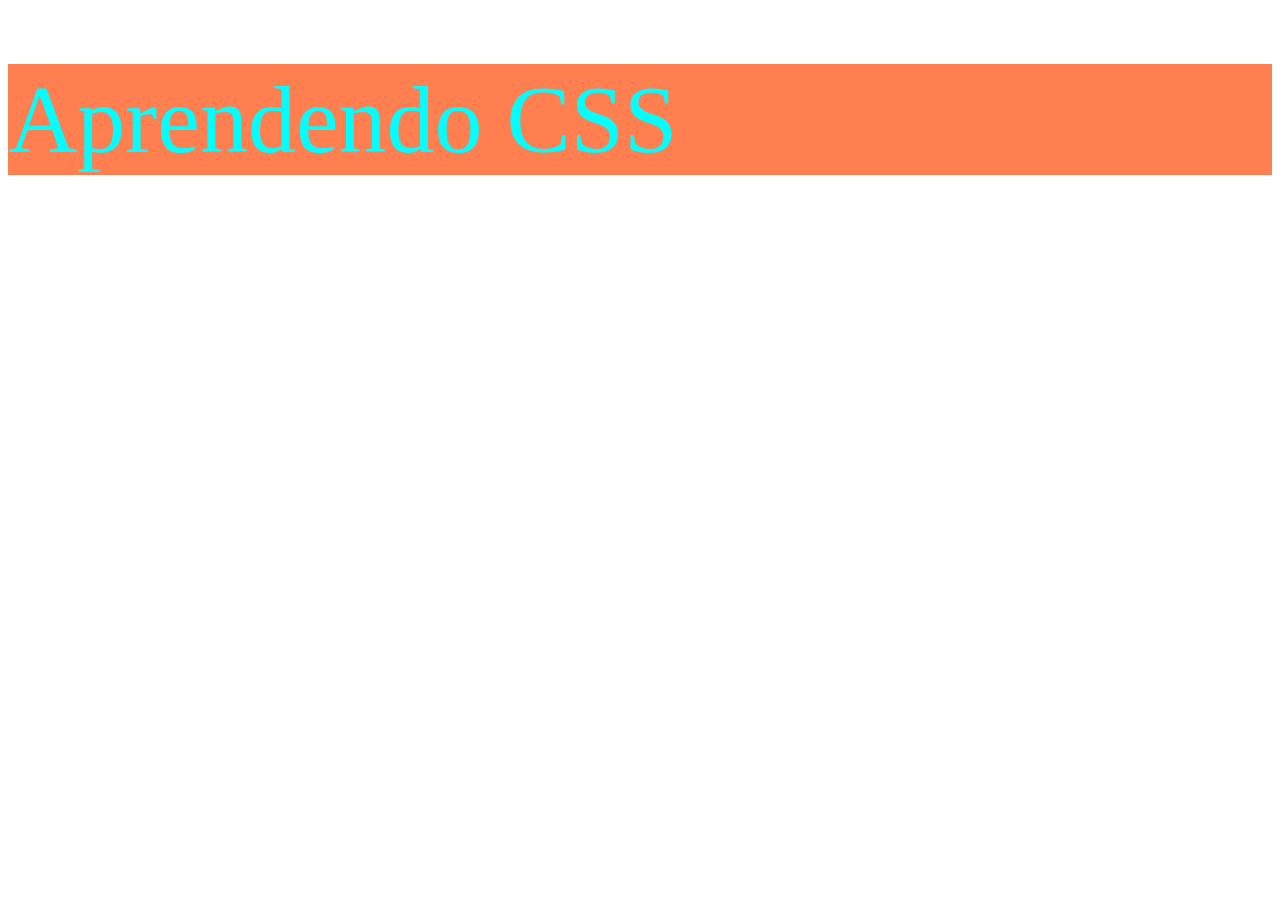
<file: aula01/index.html>
<!DOCTYPE html>
<html lang="pt-br">
<head>
    <meta charset="UTF-8">
    <meta http-equiv="X-UA-Compatible" content="IE=edge">
    <meta name="viewport" content="width=device-width, initial-scale=1.0">
    <title> Aula de CSS</title>
    <link rel="stylesheet" href="style.css">
    <style>
        /* h1 {
            color: aqua;
            background-color: coral;
            font-size: 96px;
            font-weight: 100;
        } */
    </style>
</head>
<body>
    <!-- Estudos CSS -->
    <!-- Inline CSS -->
    <!-- <h1 style="color: lightblue; font-size: 96px;">Aprendendo CSS</h1> -->
    <h1>Aprendendo CSS</h1>
</body>
</html>
</file>
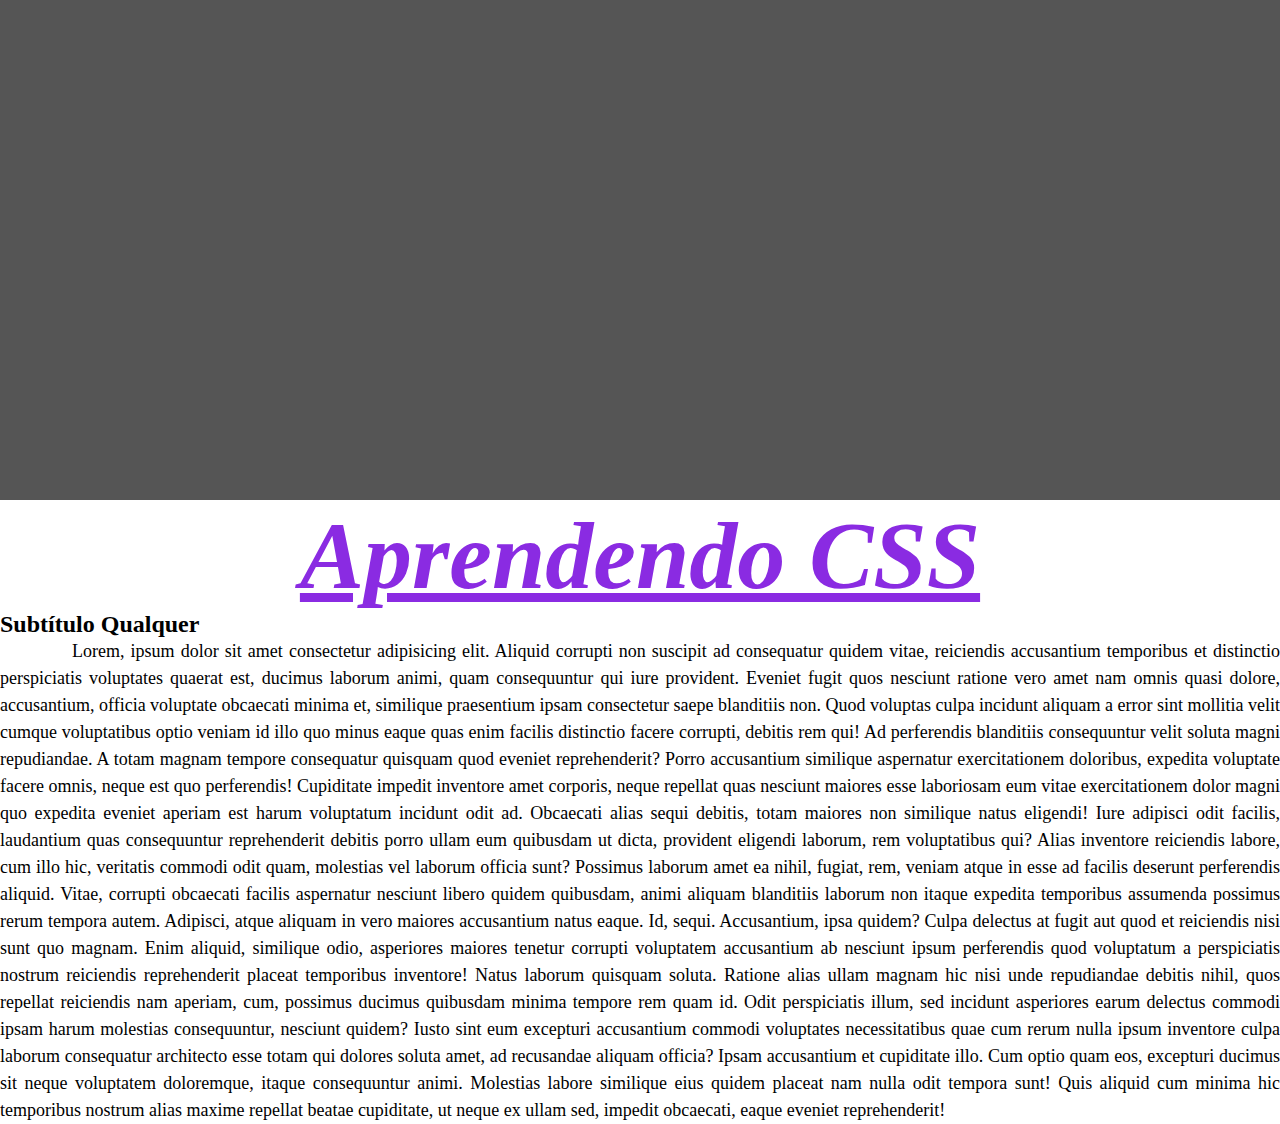
<file: aula02/index.html>
<!DOCTYPE html>
<html lang="pt-br">
<head>
    <meta charset="UTF-8">
    <meta http-equiv="X-UA-Compatible" content="IE=edge">
    <meta name="viewport" content="width=device-width, initial-scale=1.0">
    <title>CSS</title>
    <link rel="stylesheet" href="style.css">
</head>
<body>
    <div class="bg"></div>
    <h1>Aprendendo CSS</h1>
    <h2>Subtítulo Qualquer</h2>

    <p>Lorem, ipsum dolor sit amet consectetur adipisicing elit. Aliquid corrupti non suscipit ad consequatur quidem vitae, reiciendis accusantium temporibus et distinctio perspiciatis voluptates quaerat est, ducimus laborum animi, quam consequuntur qui iure provident. Eveniet fugit quos nesciunt ratione vero amet nam omnis quasi dolore, accusantium, officia voluptate obcaecati minima et, similique praesentium ipsam consectetur saepe blanditiis non. Quod voluptas culpa incidunt aliquam a error sint mollitia velit cumque voluptatibus optio veniam id illo quo minus eaque quas enim facilis distinctio facere corrupti, debitis rem qui! Ad perferendis blanditiis consequuntur velit soluta magni repudiandae. A totam magnam tempore consequatur quisquam quod eveniet reprehenderit? Porro accusantium similique aspernatur exercitationem doloribus, expedita voluptate facere omnis, neque est quo perferendis! Cupiditate impedit inventore amet corporis, neque repellat quas nesciunt maiores esse laboriosam eum vitae exercitationem dolor magni quo expedita eveniet aperiam est harum voluptatum incidunt odit ad. Obcaecati alias sequi debitis, totam maiores non similique natus eligendi! Iure adipisci odit facilis, laudantium quas consequuntur reprehenderit debitis porro ullam eum quibusdam ut dicta, provident eligendi laborum, rem voluptatibus qui? Alias inventore reiciendis labore, cum illo hic, veritatis commodi odit quam, molestias vel laborum officia sunt? Possimus laborum amet ea nihil, fugiat, rem, veniam atque in esse ad facilis deserunt perferendis aliquid. Vitae, corrupti obcaecati facilis aspernatur nesciunt libero quidem quibusdam, animi aliquam blanditiis laborum non itaque expedita temporibus assumenda possimus rerum tempora autem. Adipisci, atque aliquam in vero maiores accusantium natus eaque. Id, sequi. Accusantium, ipsa quidem? Culpa delectus at fugit aut quod et reiciendis nisi sunt quo magnam. Enim aliquid, similique odio, asperiores maiores tenetur corrupti voluptatem accusantium ab nesciunt ipsum perferendis quod voluptatum a perspiciatis nostrum reiciendis reprehenderit placeat temporibus inventore! Natus laborum quisquam soluta. Ratione alias ullam magnam hic nisi unde repudiandae debitis nihil, quos repellat reiciendis nam aperiam, cum, possimus ducimus quibusdam minima tempore rem quam id. Odit perspiciatis illum, sed incidunt asperiores earum delectus commodi ipsam harum molestias consequuntur, nesciunt quidem? Iusto sint eum excepturi accusantium commodi voluptates necessitatibus quae cum rerum nulla ipsum inventore culpa laborum consequatur architecto esse totam qui dolores soluta amet, ad recusandae aliquam officia? Ipsam accusantium et cupiditate illo. Cum optio quam eos, excepturi ducimus sit neque voluptatem doloremque, itaque consequuntur animi. Molestias labore similique eius quidem placeat nam nulla odit tempora sunt! Quis aliquid cum minima hic temporibus nostrum alias maxime repellat beatae cupiditate, ut neque ex ullam sed, impedit obcaecati, eaque eveniet reprehenderit!</p>
</body>
</html>
</file>
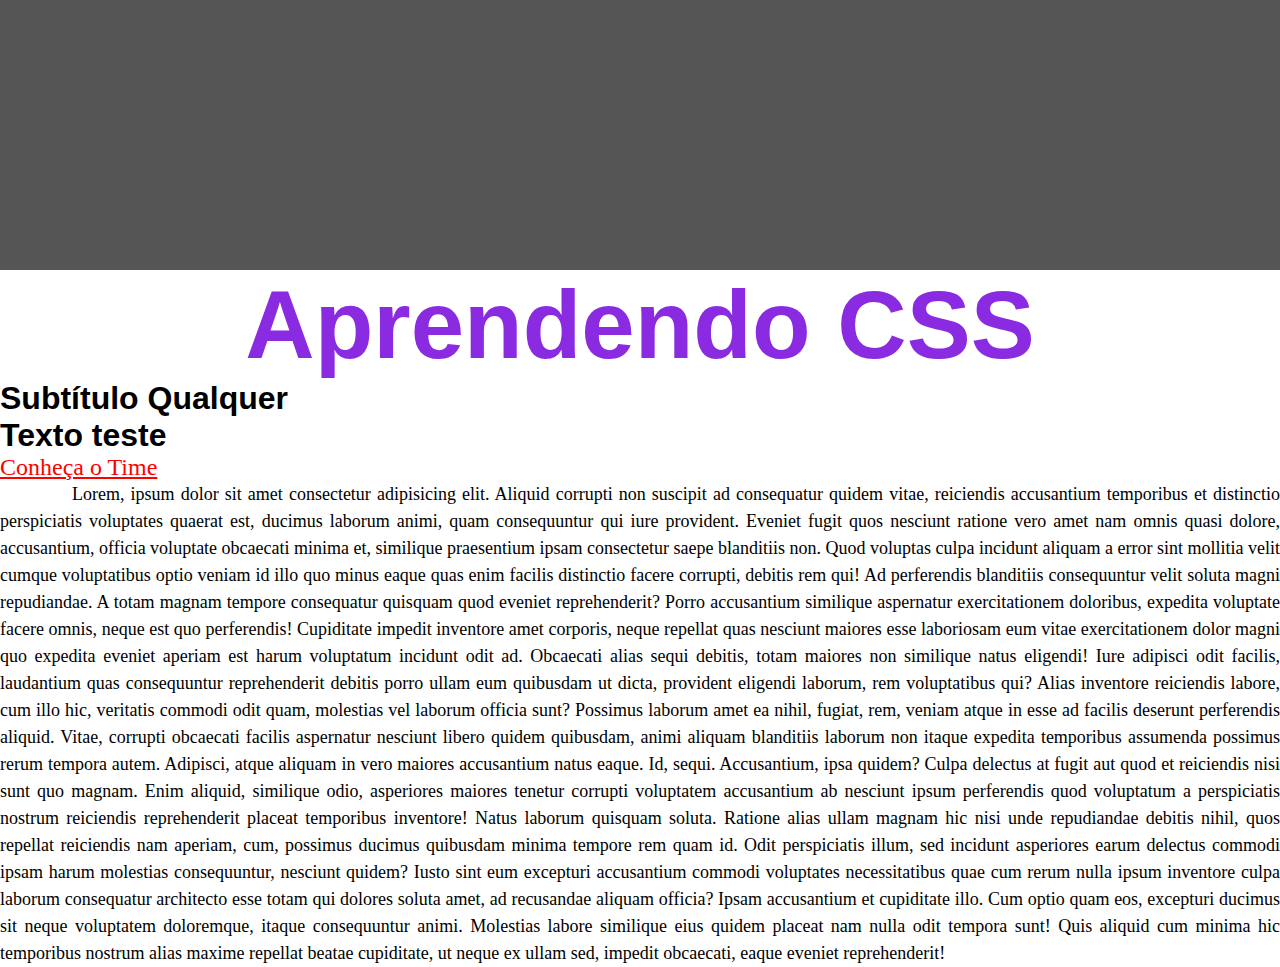
<file: aula03/index.html>
<!DOCTYPE html>
<html lang="pt-br">
<head>
    <meta charset="UTF-8">
    <meta http-equiv="X-UA-Compatible" content="IE=edge">
    <meta name="viewport" content="width=device-width, initial-scale=1.0">
    <title>CSS</title>
    <link rel="stylesheet" href="style.css">

    <!-- Links para fontes  do google fonts-->
    <link rel="preconnect" href="https://fonts.googleapis.com">
    <link rel="preconnect" href="https://fonts.gstatic.com" crossorigin>
    <link href="https://fonts.googleapis.com/css2?family=Comic+Neue:wght@300;400;700&display=swap" rel="stylesheet">
</head>
<body>
    <div class="bg"></div>
    <h1>Aprendendo CSS</h1>
    <h2>Subtítulo Qualquer</h2>

    <div class="novo-em">
        <h2>Texto teste</h2>
    </div>

    <a href="time.html">Conheça o Time</a>

    <p>Lorem, ipsum dolor sit amet consectetur adipisicing elit. Aliquid corrupti non suscipit ad consequatur quidem vitae, reiciendis accusantium temporibus et distinctio perspiciatis voluptates quaerat est, ducimus laborum animi, quam consequuntur qui iure provident. Eveniet fugit quos nesciunt ratione vero amet nam omnis quasi dolore, accusantium, officia voluptate obcaecati minima et, similique praesentium ipsam consectetur saepe blanditiis non. Quod voluptas culpa incidunt aliquam a error sint mollitia velit cumque voluptatibus optio veniam id illo quo minus eaque quas enim facilis distinctio facere corrupti, debitis rem qui! Ad perferendis blanditiis consequuntur velit soluta magni repudiandae. A totam magnam tempore consequatur quisquam quod eveniet reprehenderit? Porro accusantium similique aspernatur exercitationem doloribus, expedita voluptate facere omnis, neque est quo perferendis! Cupiditate impedit inventore amet corporis, neque repellat quas nesciunt maiores esse laboriosam eum vitae exercitationem dolor magni quo expedita eveniet aperiam est harum voluptatum incidunt odit ad. Obcaecati alias sequi debitis, totam maiores non similique natus eligendi! Iure adipisci odit facilis, laudantium quas consequuntur reprehenderit debitis porro ullam eum quibusdam ut dicta, provident eligendi laborum, rem voluptatibus qui? Alias inventore reiciendis labore, cum illo hic, veritatis commodi odit quam, molestias vel laborum officia sunt? Possimus laborum amet ea nihil, fugiat, rem, veniam atque in esse ad facilis deserunt perferendis aliquid. Vitae, corrupti obcaecati facilis aspernatur nesciunt libero quidem quibusdam, animi aliquam blanditiis laborum non itaque expedita temporibus assumenda possimus rerum tempora autem. Adipisci, atque aliquam in vero maiores accusantium natus eaque. Id, sequi. Accusantium, ipsa quidem? Culpa delectus at fugit aut quod et reiciendis nisi sunt quo magnam. Enim aliquid, similique odio, asperiores maiores tenetur corrupti voluptatem accusantium ab nesciunt ipsum perferendis quod voluptatum a perspiciatis nostrum reiciendis reprehenderit placeat temporibus inventore! Natus laborum quisquam soluta. Ratione alias ullam magnam hic nisi unde repudiandae debitis nihil, quos repellat reiciendis nam aperiam, cum, possimus ducimus quibusdam minima tempore rem quam id. Odit perspiciatis illum, sed incidunt asperiores earum delectus commodi ipsam harum molestias consequuntur, nesciunt quidem? Iusto sint eum excepturi accusantium commodi voluptates necessitatibus quae cum rerum nulla ipsum inventore culpa laborum consequatur architecto esse totam qui dolores soluta amet, ad recusandae aliquam officia? Ipsam accusantium et cupiditate illo. Cum optio quam eos, excepturi ducimus sit neque voluptatem doloremque, itaque consequuntur animi. Molestias labore similique eius quidem placeat nam nulla odit tempora sunt! Quis aliquid cum minima hic temporibus nostrum alias maxime repellat beatae cupiditate, ut neque ex ullam sed, impedit obcaecati, eaque eveniet reprehenderit!</p>
</body>
</html>
</file>
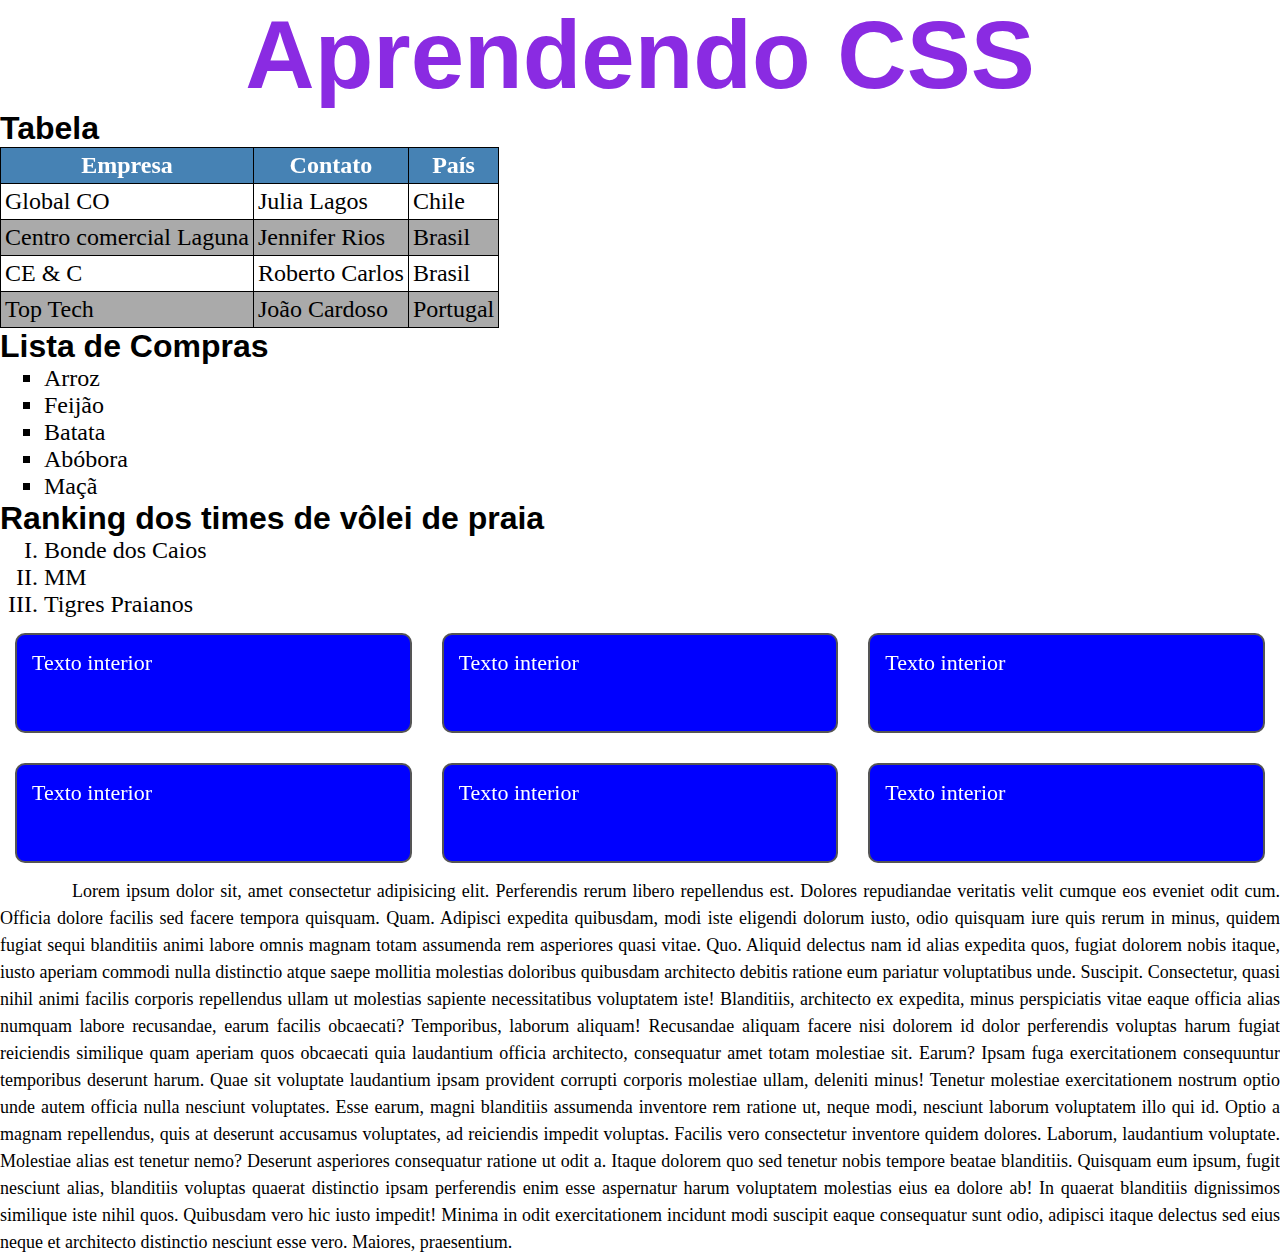
<file: aula05/index.html>
<!DOCTYPE html>
<html lang="pt-br">
<head>
    <meta charset="UTF-8">
    <meta http-equiv="X-UA-Compatible" content="IE=edge">
    <meta name="viewport" content="width=device-width, initial-scale=1.0">
    <title>Aprendendo CSS - Tabelas e Listas</title>
    <link rel="stylesheet" href="style.css">
</head>
<body>
    <main>
        <h1>Aprendendo CSS</h1>
        <h2>Tabela</h2>
        <table>
            <thead>
                <tr>
                    <th>Empresa</th>
                    <th>Contato</th>
                    <th>País</th>
                </tr>
            </thead>
            <tbody>
                <tr>
                    <td>Global CO</td>
                    <td>Julia Lagos</td>
                    <td>Chile</td>
                </tr>
                <tr>
                    <td>Centro comercial Laguna</td>
                    <td>Jennifer Rios</td>
                    <td>Brasil</td>
                </tr>
                <tr>
                    <td>CE & C</td>
                    <td>Roberto Carlos</td>
                    <td>Brasil</td>
                </tr>
                <tr>
                    <td>Top Tech</td>
                    <td>João Cardoso</td>
                    <td>Portugal</td>
                </tr>
            </tbody>
        </table>

        <h2>Lista de Compras</h2>
        <ul>
            <li>Arroz</li>
            <li>Feijão</li>
            <li>Batata</li>
            <li>Abóbora</li>
            <li>Maçã</li>
        </ul>

        <h2>Ranking dos times de vôlei de praia</h2>
        <ol>
            <li>Bonde dos Caios</li>
            <li>MM</li>
            <li>Tigres Praianos</li>
        </ol>

        <div class="boxes">
            <div class="box">Texto interior</div>
            <div class="box">Texto interior</div>
            <div class="box">Texto interior</div>
            <div class="box">Texto interior</div>
            <div class="box">Texto interior</div>
            <div class="box">Texto interior</div>
        </div>

        <p>
            Lorem ipsum dolor sit, amet consectetur adipisicing elit. Perferendis rerum libero repellendus est. Dolores repudiandae veritatis velit cumque eos eveniet odit cum. Officia dolore facilis sed facere tempora quisquam. Quam.
            Adipisci expedita quibusdam, modi iste eligendi dolorum iusto, odio quisquam iure quis rerum in minus, quidem fugiat sequi blanditiis animi labore omnis magnam totam assumenda rem asperiores quasi vitae. Quo.
            Aliquid delectus nam id alias expedita quos, fugiat dolorem nobis itaque, iusto aperiam commodi nulla distinctio atque saepe mollitia molestias doloribus quibusdam architecto debitis ratione eum pariatur voluptatibus unde. Suscipit.
            Consectetur, quasi nihil animi facilis corporis repellendus ullam ut molestias sapiente necessitatibus voluptatem iste! Blanditiis, architecto ex expedita, minus perspiciatis vitae eaque officia alias numquam labore recusandae, earum facilis obcaecati?
            Temporibus, laborum aliquam! Recusandae aliquam facere nisi dolorem id dolor perferendis voluptas harum fugiat reiciendis similique quam aperiam quos obcaecati quia laudantium officia architecto, consequatur amet totam molestiae sit. Earum?
            Ipsam fuga exercitationem consequuntur temporibus deserunt harum. Quae sit voluptate laudantium ipsam provident corrupti corporis molestiae ullam, deleniti minus! Tenetur molestiae exercitationem nostrum optio unde autem officia nulla nesciunt voluptates.
            Esse earum, magni blanditiis assumenda inventore rem ratione ut, neque modi, nesciunt laborum voluptatem illo qui id. Optio a magnam repellendus, quis at deserunt accusamus voluptates, ad reiciendis impedit voluptas.
            Facilis vero consectetur inventore quidem dolores. Laborum, laudantium voluptate. Molestiae alias est tenetur nemo? Deserunt asperiores consequatur ratione ut odit a. Itaque dolorem quo sed tenetur nobis tempore beatae blanditiis.
            Quisquam eum ipsum, fugit nesciunt alias, blanditiis voluptas quaerat distinctio ipsam perferendis enim esse aspernatur harum voluptatem molestias eius ea dolore ab! In quaerat blanditiis dignissimos similique iste nihil quos.
            Quibusdam vero hic iusto impedit! Minima in odit exercitationem incidunt modi suscipit eaque consequatur sunt odio, adipisci itaque delectus sed eius neque et architecto distinctio nesciunt esse vero. Maiores, praesentium.
        </p>
    </main>
</body>
</html>
</file>
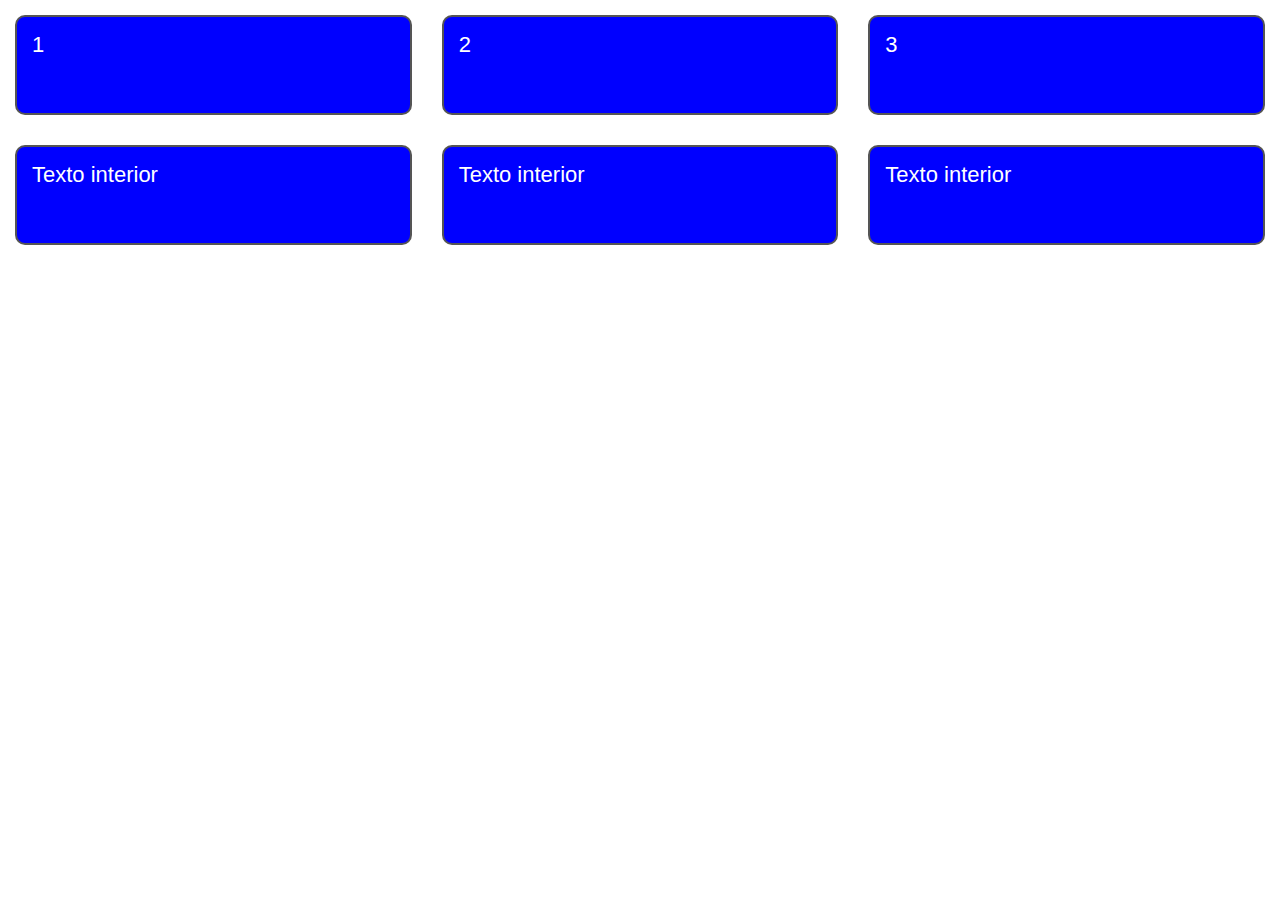
<file: aula07/index.html>
<!DOCTYPE html>
<html lang="pt-br">
<head>
    <meta charset="UTF-8">
    <meta http-equiv="X-UA-Compatible" content="IE=edge">
    <meta name="viewport" content="width=device-width, initial-scale=1.0">
    <title>Aprendendo CSS - Tabelas e Listas</title>
    <link rel="stylesheet" href="style.css"><link rel="stylesheet" href="https://fonts.googleapis.com/css2?family=Material+Symbols+Outlined:opsz,wght,FILL,GRAD@48,400,0,0" />
</head>
<body>
    <main>
        <!-- <h1>Welcome To The Net Foundation</h1> -->
        <!-- Atribuição de uma id e class para o componente table (id e única, class não) -->

        <!-- <div id="center">
            <span class="material-symbols-outlined" id="fa-spinner">auto_mode</span>
        </div>

        <a data-anchor="products" href="#">Conheça nossos produtos</a>

        <table id="companies-table" class="company-tb">
            <caption>Tabela</caption>
            <thead>
                <tr>
                    <th>Empresa</th>
                    <th>Contato</th>
                    <th>País</th>
                </tr>
            </thead>
            <tbody> -->
                <!-- Atributos Customizados com data attribute -->
                <!-- <tr data-company="CO">
                    <td>Global CO</td>
                    <td>Julia Lagos</td>
                    <td>Chile</td>
                </tr>
                <tr>
                    <td>Centro comercial Laguna</td>
                    <td>Jennifer Rios</td>
                    <td>Brasil</td>
                </tr>
                <tr>
                    <td>CE & C</td>
                    <td>Roberto Carlos</td>
                    <td>Brasil</td>
                </tr>
                <tr>
                    <td>Top Tech</td>
                    <td>João Cardoso</td>
                    <td>Portugal</td>
                </tr>
            </tbody>
        </table>

        <a data-anchor="team" href="#">Conheça nosso time</a> -->

        <!-- <h2>Lista de Compras</h2>
        <ul>
            <li>Arroz</li>
            <li>Feijão</li>
            <li>Batata</li>
            <li>Abóbora</li>
            <li>Maçã</li>
        </ul>

        <h2>Ranking dos times de vôlei de praia</h2>
        <ol>
            <li>Bonde dos Caios</li>
            <li>MM</li>
            <li>Tigres Praianos</li>
        </ol> -->

        <div class="boxes">
            <div class="box">1</div>
            <div class="box">2</div>
            <div class="box">3</div>
            <div class="box">Texto interior</div>
            <div class="box">Texto interior</div>
            <div class="box">Texto interior</div>
        </div>
    </main>
</body>
</html>
</file>
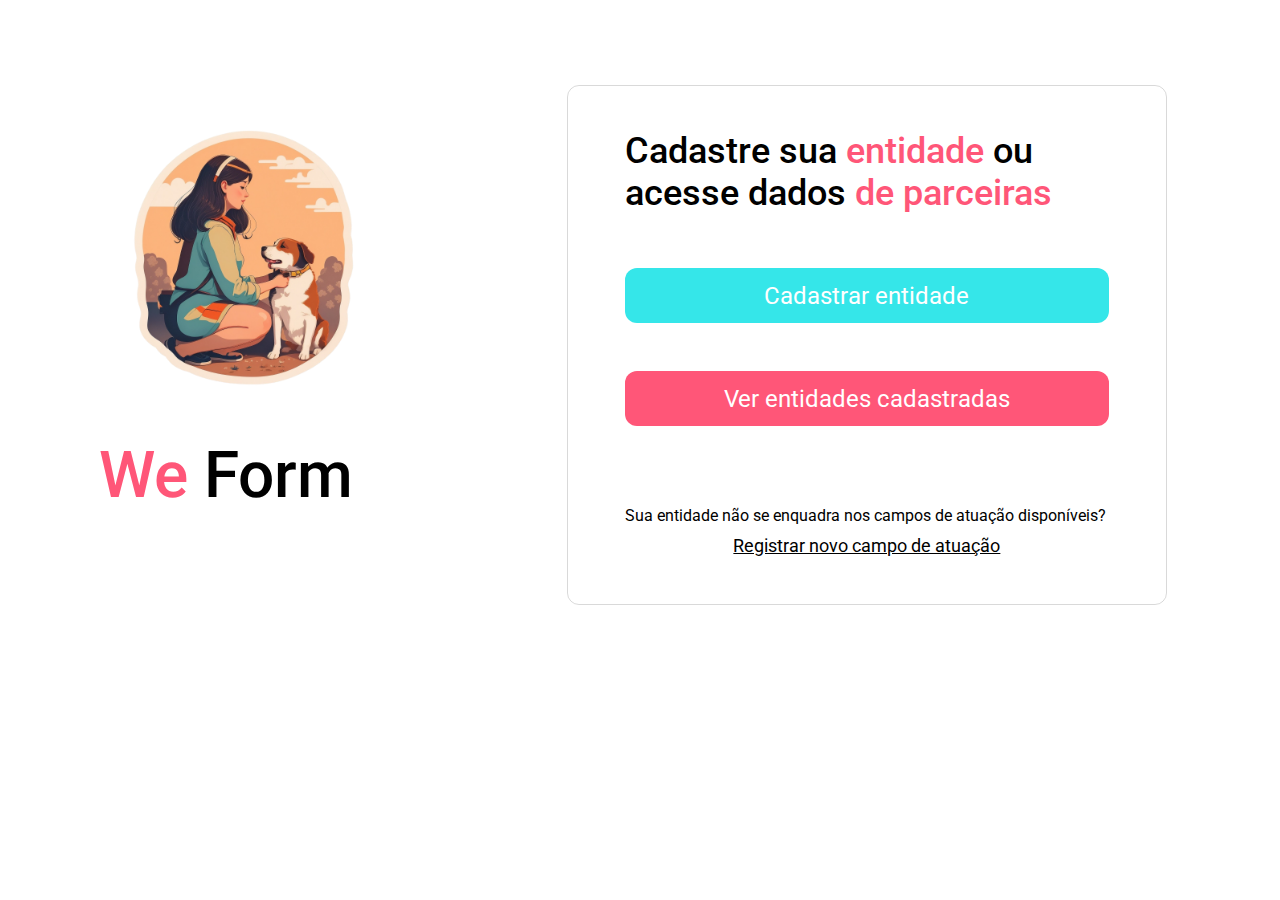
<file: projeto001/index.html>
<!DOCTYPE html>
<html lang="pt-br">
<head>
    <meta charset="UTF-8">
    <meta http-equiv="X-UA-Compatible" content="IE=edge">
    <meta name="viewport" content="width=device-width, initial-scale=1.0">
    <title>Document</title>
    <link rel="stylesheet" href="style.css">
    <link rel="stylesheet" href="assets/fontawesome-free-6.4.0-web/css/all.css">
</head>
<body>
    <div class="content">
        <aside>
            <img src="assets/hero.png" alt="Mulher brincando com um cachorro" height="350">

            <h1><span>We</span> Form</h1>
        </aside>

        <main>
            <h2>Cadastre sua <span>entidade</span> ou acesse dados <span>de parceiras</span></h2>

            <div class="actions">
                <a href="cadastro-entidade.html">Cadastrar entidade</a>
                <a href="">Ver entidades cadastradas</a>
            </div>

            <footer>
                <p>Sua entidade não se enquadra nos campos de atuação disponíveis?</p>
                <a href="#">Registrar novo campo de atuação</a>
            </footer>
        </main>

    </div>
</body>
</html>
</file>
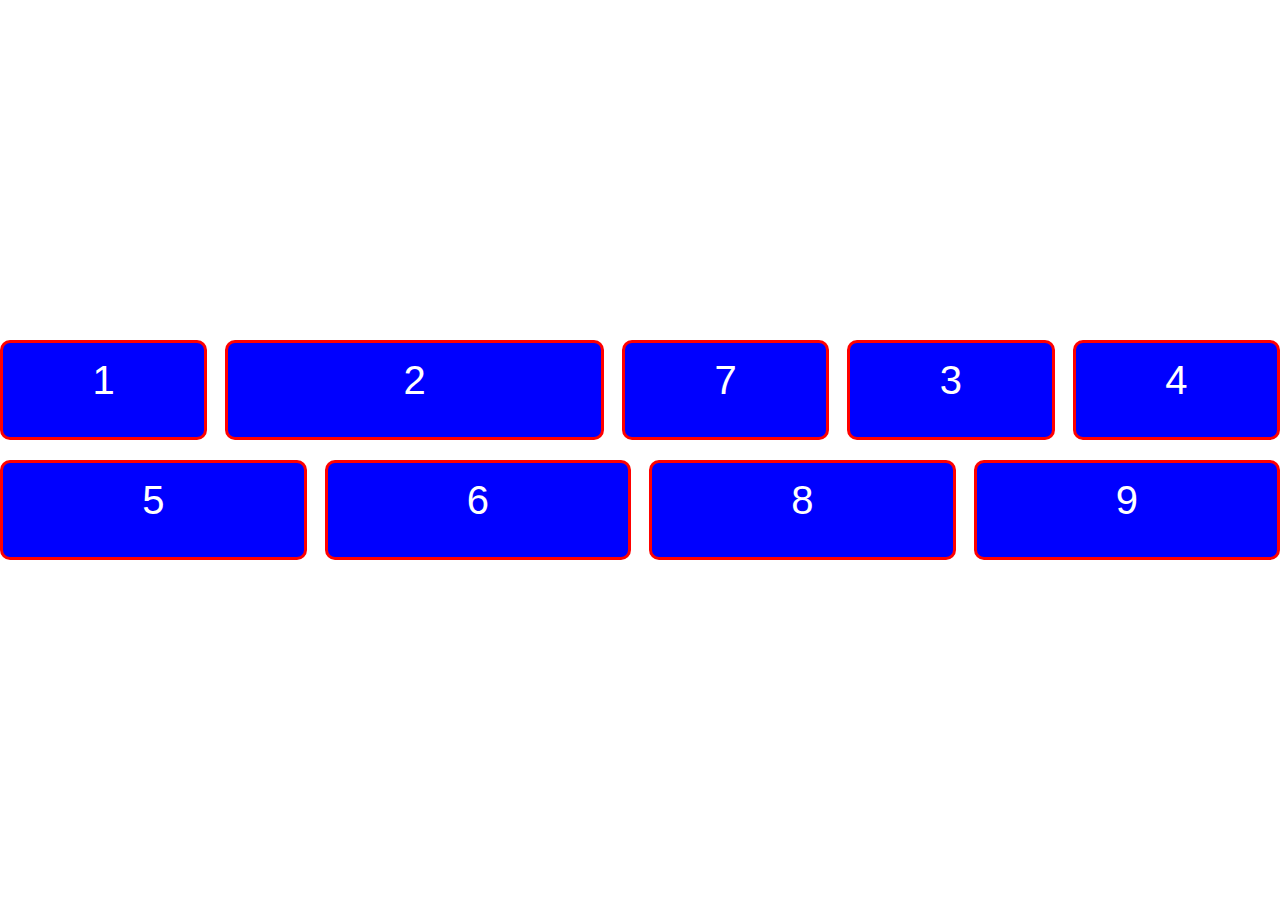
<file: aula06/flexbox.html>
<!DOCTYPE html>
<html lang="pt-br">
<head>
    <meta charset="UTF-8">
    <meta http-equiv="X-UA-Compatible" content="IE=edge">
    <meta name="viewport" content="width=device-width, initial-scale=1.0">
    <title>Flexbox CSS</title>
    <link rel="stylesheet" href="flexbox-styles.css">
</head>
<body>
    <main>
        <div class="boxes">
            <div class="box">1</div>
            <div class="box">2</div>
            <div class="box">3</div>
            <div class="box">4</div>
            <div class="box">5</div>
            <div class="box">6</div>
            <div class="box">7</div>
            <div class="box">8</div>
            <div class="box">9</div>
        </div>
    </main>
</body>
</html>
</file>
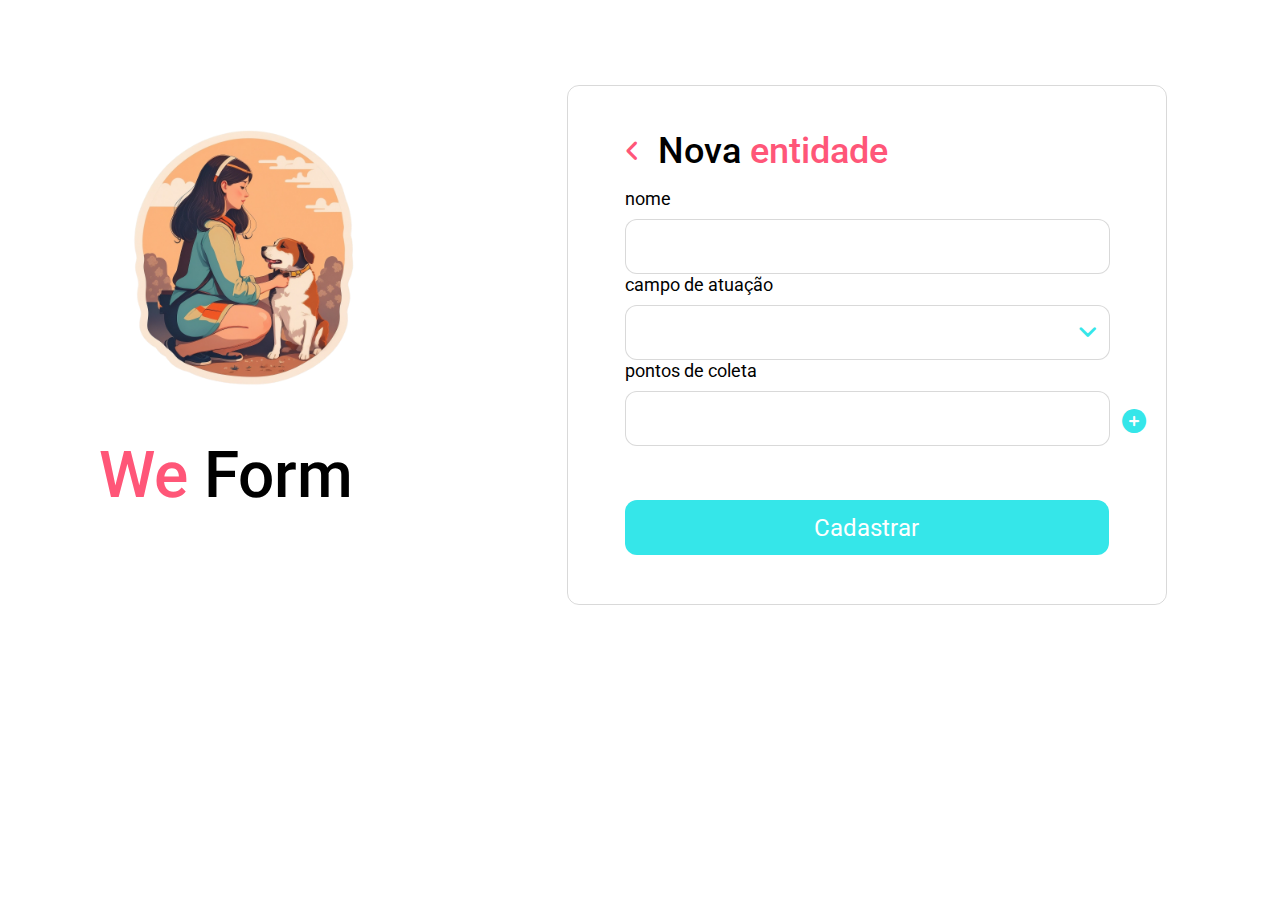
<file: projeto001/cadastro-entidade.html>
<!DOCTYPE html>
<html lang="pt-br">

<head>
    <meta charset="UTF-8">
    <meta http-equiv="X-UA-Compatible" content="IE=edge">
    <meta name="viewport" content="width=device-width, initial-scale=1.0">
    <title>Document</title>
    <link rel="stylesheet" href="style.css">
    <link rel="stylesheet" href="assets/fontawesome-free-6.4.0-web/css/all.css">
</head>

<body>
    <div class="content">
        <aside>
            <img src="assets/hero.png" alt="Mulher brincando com um cachorro" height="350">

            <h1><span>We</span> Form</h1>
        </aside>

        <main>
            <header>
                <a href="index.html">
                    <i class="fa-solid fa-angle-left"></i>
                </a>

                <h2>Nova<span> entidade</span></h2>
            </header>



            <form>
                <label for="input-name">Nome</label>
                <input type="text" id="input-name">

                <label for="input-field">Campo de atuação</label>
                <div class="select-div">
                    <select id="input-field">
                        <option value="" disabled selected></option>
                        <option value="" disabled>Selecione uma opção...</option>
                        <option value="abrigo">Abrigo de animais</option>
                    </select>
                </div>

                <div class="points">
                    <label for="input-points">Pontos de coleta</label>
                    <input type="text" id="input-points">
                    <button>
                        <i class="fa-solid fa-circle-plus"></i>
                    </button>
                </div>
            </form>

            <div class="actions">
                <a href="">Cadastrar</a>
            </div>
        </main>

    </div>
</body>

</html>
</file>
<file: aula01/style.css>
h1 {
    color: aqua;
    background-color: coral;
    font-size: 96px;
    font-weight: 100;
}
</file>
<file: aula02/style.css>
@charset "UTF-8";

* {
    margin: 0px;
    padding: 0px;
}

h1 {
    /* Cores em CSS e propriedades de Fontes*/
    color: blueviolet;
    font-size: 96px;
    font-weight: 800;
    font-style: oblique;
    text-decoration: underline;
    text-transform: capitalize;
    text-align: center;
}

.bg { 
    /* Imagens e propriedades de background */
    height: 500px;
    width: 100%;
    background-color: #555;
    background-image: url('https://images.unsplash.com/photo-1685009341393-fb74925216a9?ixlib=rb-4.0.3&ixid=M3wxMjA3fDB8MHxwaG90by1wYWdlfHx8fGVufDB8fHx8fA%3D%3D&auto=format&fit=crop&w=1170&q=80');
    background-size: cover;
    background-repeat: no-repeat;
    background-position: center;
    background-attachment: fixed;
}

p {
    /* Algumas formatacoes de textos uteis em paragrafos */
    font-size: 18px;
    text-align: justify;
    line-height: 1.5em;
    text-indent: 4em;
}
</file>
<file: aula03/style.css>
@charset "UTF-8";

* {
    margin: 0px;
    padding: 0px;
}

:root {
    font-size: 62.5%;
}

body {
    font-family: 'Times New Roman', Times, serif;
}

h1 {
    /* Cores em CSS e propriedades de Fontes*/
    color: blueviolet;
    font-size: 9.6rem;
    font-weight: 900;
    text-transform: capitalize;
    text-align: center;
    font-family: 'Roboto', arial, cursive;
}

h1, h2, h3, h4, h5, h6 {
    font-family: 'Roboto', arial, cursive;
}

h2 {
    font-size: 3.2rem;
}

.novo-em {
    font-size: 80%;
}

.novo-em > h2 {
    font-size: 3.2rem;
}

a {
    font-size: 2.4rem;
    color: red;
}

 
a:visited {
    /* Algumas pseudo classes */
    color: darkgreen;
}

a:hover {
    color: coral;
}

.bg { 
    /* Imagens e propriedades de background */
    height: 30vh;
    width: 100vw;
    background-color: #555;
    background-image: url('https://images.unsplash.com/photo-1685009341393-fb74925216a9?ixlib=rb-4.0.3&ixid=M3wxMjA3fDB8MHxwaG90by1wYWdlfHx8fGVufDB8fHx8fA%3D%3D&auto=format&fit=crop&w=1170&q=80');
    background-size: cover;
    background-repeat: no-repeat;
    background-position: center;
    background-attachment: fixed;
}

p {
    /* Algumas formatacoes de textos uteis em paragrafos */
    font-size: 1.8rem;
    text-align: justify;
    line-height: 1.5em;
    text-indent: 4em;
}
</file>
<file: aula05/style.css>
@charset "UTF-8";

* {
    margin: 0px;
    padding: 0px;
    /* O box sizing: border-box, serve para que a caixa sempre mantenha o tamanho dado a ela */
    box-sizing: border-box;
}

:root {
    font-size: 62.5%;
}

body {
    font-family: 'Times New Roman', Times, serif;
    font-size: 2.2rem;
}

h1 {
    /* Cores em CSS e propriedades de Fontes*/
    color: blueviolet;
    font-size: 9.6rem;
    font-weight: 800;
    text-transform: capitalize;
    text-align: center;
    font-family: 'Roboto', arial, cursive;
}

h1, h2, h3, h4, h5, h6 {
    font-family: 'Roboto', arial, cursive;
}

h2 {
    font-size: 3.2rem;
}

td, th {
    /* Estilos para tabelas */
    border: 1px solid black;
    padding: 4px;
}

table {
    font-size: 2.4rem;
    border-collapse: collapse;
}

table > thead {
    background-color: steelblue;
    color: white;

    /* Posição Sticky; Gruda o elemento no topo da tela indica por top */
    position: sticky;
    top: -1px;
}

table tr:nth-child(even) {
    background-color: #aaa;
}

ul, ol {
    /* Estilos para listas */
    font-size: 2.4rem;
    padding-left: 4.4rem;
    list-style: square;
}

ol {
    list-style: upper-roman;
} 

.novo-em {
    font-size: 80%;
}

.novo-em > h2 {
    font-size: 3.2rem;
}

a {
    font-size: 2.4rem;
    color: red;
}

a:visited {
    /* Algumas pseudo classes */
    color: darkgreen;
}

a:hover {
    color: coral;
}

.bg { 
    /* Imagens e propriedades de background */
    height: 30vh;
    width: 100vw;
    background-color: #555;
    background-image: url('https://images.unsplash.com/photo-1515378960530-7c0da6231fb1?ixlib=rb-4.0.3&ixid=M3wxMjA3fDB8MHxzZWFyY2h8NHx8bGFwdG9wfGVufDB8fDB8fHww&auto=format&fit=crop&w=400&q=60');
    background-size: cover;
    background-repeat: no-repeat;
    background-position: left;
    background-attachment: fixed;
}

p {
    /* Algumas formatacoes de textos uteis em paragrafos */
    font-size: 1.8rem;
    text-align: justify;
    line-height: 1.5em;
    text-indent: 4em;
}

.boxes {
    /* Caixa pai com display flex */
    position: relative;
    display: flex;
    flex-wrap: wrap;
}

.box {
    /* Exemplo de modelo de caixas */
    height: 10rem;
    width: 20rem;
    padding: 1.5rem;
    margin: 1.5rem;

    color: white;
    border: 2px solid #555;
    border-radius: 1rem;
    display: inline-block;
    background-color: blue;

    /* Position e Introdução à Flexbox */
    flex: 30%;
}

/* .box:nth-child(1) {
    position: absolute;
} */

img {
    height: 10rem;
    width: 20rem;
    object-fit: cover;
}
</file>
<file: aula07/style.css>
@charset "UTF-8";

* {
    /* Seletor Global */
    margin: 0px;
    padding: 0px;
    /* O box sizing: border-box, serve para que a caixa sempre mantenha o tamanho dado a ela */
    box-sizing: border-box;
}

:root {
    font-size: 62.5%;
}

body {
    font-family: Arial, Helvetica, sans-serif;
    font-size: 2.2rem;
}

h1 {
    /* Cores em CSS e propriedades de Fontes*/
    color: blueviolet;
    font-size: 7rem;
    font-weight: 800;
    text-transform: capitalize;
    text-align: center;
    font-family: 'Roboto', arial, cursive;
}

h1, h2, h3, h4, h5, h6 {
    font-family: 'Roboto', arial, cursive;
}

h2 {
    margin-top: 10rem;
    font-size: 2.5rem;
    text-indent: 8.2rem;
}

td, th {
    /* Estilos para tabelas */
    border: 1px solid black;
    padding: 4px;
}

table {
    font-size: 2.4rem;
    border-collapse: collapse;

    margin: auto;
    margin-top: 10rem;
}

table caption {
    font-weight: 700;
}

table > thead {
    background-color: steelblue;
    color: white;

    /* Posição Sticky; Gruda o elemento no topo da tela indica por top */
    position: sticky;
    top: -1px;
}

table tr:nth-child(even) {
    background-color: #aaa;
}

ul, ol {
    /* Estilos para listas */
    font-size: 2.4rem;
    padding-left: 4.4rem;
    list-style: square;
}

ol {
    list-style: upper-roman;
} 

.novo-em {
    font-size: 80%;
}

.novo-em > h2 {
    font-size: 3.2rem;
}

a {
    font-size: 2.4rem;
    color: red;
}

a:visited {
    /* Algumas pseudo classes */
    color: darkgreen;
}

a:hover {
    color: coral;
}

.bg { 
    /* Imagens e propriedades de background */
    height: 30vh;
    width: 100vw;
    background-color: #555;
    background-image: url('https://images.unsplash.com/photo-1515378960530-7c0da6231fb1?ixlib=rb-4.0.3&ixid=M3wxMjA3fDB8MHxzZWFyY2h8NHx8bGFwdG9wfGVufDB8fDB8fHww&auto=format&fit=crop&w=400&q=60');
    background-size: cover;
    background-repeat: no-repeat;
    background-position: left;
    background-attachment: fixed;
}

p {
    /* Algumas formatacoes de textos uteis em paragrafos */
    font-size: 1.8rem;
    text-align: justify;
    line-height: 1.5em;
    text-indent: 4em;
}

.boxes {
    /* Caixa pai com display flex */
    position: relative;
    display: flex;
    flex-wrap: wrap;
}

.box {
    /* Exemplo de modelo de caixas */
    height: 10rem;
    width: 20rem;
    padding: 1.5rem;
    margin: 1.5rem;

    color: white;
    border: 2px solid #555;
    border-radius: 1rem;
    display: inline-block;
    background-color: blue;

    /* Position e Introdução à Flexbox */
    flex: 30%;
}

/* .box:nth-child(1) {
    position: absolute;
} */

img {
    height: 10rem;
    width: 20rem;
    object-fit: cover;
}

h1 {
    /* Opções para sumir um elemento da tela */

    /* display: none; -- > some o elemento totalmente */

    /* visibility: hidden; -- > some o conteúdo do elemento mas mantem o box sizing dele */

    /* opacity: 0; -- >  define a opacidade de um elemento */

}

div#center {
    width: 100vw;
    height: 10rem;
    margin-top: 5rem;


    display: flex;
    justify-content: center;
}

#fa-spinner {
    font-size: 5rem;
    color: blueviolet;
    display: flex;
    
    cursor: pointer;

    animation: load 2s infinite;
}

@keyframes load {
    0% {
        transform: rotateY(0deg);
    }

    100% {
        transform: rotateY(360deg);
    }
}

a {
    background-color: steelblue;
    color: white;
    border: none;
    font-size: 2.8rem;
    padding: 0.6rem 2.4rem;
    cursor: pointer;
    margin: 5rem auto;
    width: 80%;
    text-align: center;
    text-decoration: none;

    /* Faz com que a transição de hover seja fluida */
    transition: all .2s ease-in-out, background-color 1s ease-in-out;

    display: block;
}

[data-anchor="team"] {
    /* Define uma animação de forma infinita que sera definida por @keyframes */
    animation: pulse 2s infinite;

    /* Define que a animação vai aconteçer em loop */
    animation-direction: alternate;

    /* Começo da propriedade que eu quero animar */
    transform: scale(1);
}

/* Define uma animação */
@keyframes pulse {
    /* Começo da animaçao */
    0% {
        transform: scale(1);
        opacity: 1;
    }
    /* Os passos da animação */
    50% {
        transform: scale(1.35);
        opacity: .6;
    }

    100% {
        transform: scale(1);
        opacity: 1;
    }
}

[data-anchor="products"]:hover {
    /* Muda o elemento quando o mouse e passado em cima */
    background-color: aqua;
    color: white;
    /* Muda o tamanho do elemento */
    transform: scale(1.2);
}

[data-company="CO"] { 
    /* Seletor com atributo customizavel */
    background-color: lightblue;
}

table#companies-table {
    /* Seletor usando ID do elemento  table*/
}

@media screen and (min-width: 1000px) {
    /* Media query  que vai funcionar a partir de 1000px de view port*/
}

@media print {
    /* Media query que vai funcionar quando o usuario imprimir a tela */
    h1 {
        display: none;
    }
}
</file>
<file: projeto001/style.css>
@charset "UTF-8";

@import url('https://fonts.googleapis.com/css2?family=Roboto:wght@400;500;700&display=swap');

* {
    margin: 0;
    padding: 0;
    box-sizing: border-box;
}

:root {
    font-size: 62.5%;
    --default-border: 0.1rem solid rgba(0, 0, 0, 0.15);
}

body {
    font-family: 'Roboto', sans-serif;
    font-size: 1.4rem;
}

.content {
    display: grid;
    grid-template-areas:
        ". . . . ."
        ". hero . form ."
        ". hero . form ."
        ". . . . ."
    ;
    gap: 8.5rem;
}

main {
    grid-area: form;
}

aside {
    grid-area: hero;
}

aside h1 {
    font-size: 64px;
    font-weight: 500;
}

aside h1 span, main h2 span {
    color: #FF5678;
}

main {
    width: 60rem;
    height: 52rem;
    border: var(--default-border);
    padding: 4.4rem 5.7rem;
    border-radius: 1.2rem;

    position: relative;
}

main h2 {
    max-width: 43rem;
    font-size: 3.6rem;
    font-weight: 500;
}

main .actions {
    display: flex;
    flex-flow: column wrap;
}

main .actions a {
    border-radius: 1.2rem;
    text-decoration: none;
    font-size: 2.4rem;
    height: 5.5rem;
    background-color: #35E6E9;
    color: white;

    display: flex;
    justify-content: center;
    align-items: center;
    margin-top: 5.4rem;
}

main .actions a + a {
    background-color: #FF5678;
    margin-top: 4.8rem;
}

main header {
    display: flex;
    gap: 0 1.8rem;
    align-items: center;
}

main header i {
    font-size: 2.4rem;
    color: #FF5678;
}

main footer p {
    font-size: 1.6rem;
    margin-top: 8rem;
}

main footer a {
    margin-top: 1rem;
    font-size: 1.8rem;
    text-align: center;
    color: black;

    display: block;
}

main form {
    margin-top: 1.6rem;
}

main form label {
    font-size: 1.8rem;
    font-weight: 400;
    text-transform: lowercase;
    margin-bottom: 1rem;
    
    display: block;
}

main form input, main form select {
    width: 485px;
    height: 5.5rem;

    background-color: white;
    border: var(--default-border);
    border-radius: 1.2rem;
}

main form select {
    appearance: none;
}

main form .select-div {
    position: relative;
}

main form .select-div::after {
    top: 1.7rem;
    right: 1.2rem;
    content: "\f107";
    font-size: 2.2rem;
    font-family: 'Font Awesome 6 Free';
    font-weight: 600;
    position: absolute;
    z-index: 1;
    color: #35E6E9;
}

main form .points {
    position: relative;
}

main form input + button {
    position: absolute;
    right: -3.7rem;
    top: 4.8rem;
    background-color: transparent;
    border: none;
    color: #35E6E9;
    font-size: 2.4rem;
    cursor: pointer;
}
</file>
<file: aula06/flexbox-styles.css>
@charset "UTF-8";

* {
    margin: 0;
    padding: 0;
    box-sizing: border-box;
}

:root {
    font-size: 62.5%;
}

body {
    font-size: 1.8rem;
    font-family: Arial, Helvetica, sans-serif;
}

main {
    /* padding: 7rem 0; */
}

.boxes {
    height: 100vh;
    position: relative;

    /* Caixa pai com display flex */
    display: flex;
    /* flex-direction: column;
    flex-wrap: wrap; */
    flex-flow: row wrap;
    /* align-items: center; */
    justify-content: flex-start;
    align-content: center;
    gap: 2rem 1em;
}

.box {
    /* Exemplo de modelo de caixas */
    min-height: 10rem;
    min-width: 20rem;
    padding: 1.5rem;
    /* margin: 0.5rem; */

    color: white;
    border: 3px solid red;
    border-radius: 1rem;
    background-color: blue;
    font-size: 4rem;
    order: 10;
    /* flex-basis: calc(33.33% - 2rem); */
    flex: 1;
    
    /* Position e Introdução à Flexbox */
    display: flex;
    justify-content: center;
    align-content: center;
}

.box:nth-child(1) {
    /* Ordem de uma box flex */
    order: 1;
}

.box:nth-child(2) {
    /* Ordem de uma box flex */
    order: 2;
    flex: 2;
}

.box:nth-child(7) {
    /* Ordem de uma box flex */
    order: 3;
}
</file>
